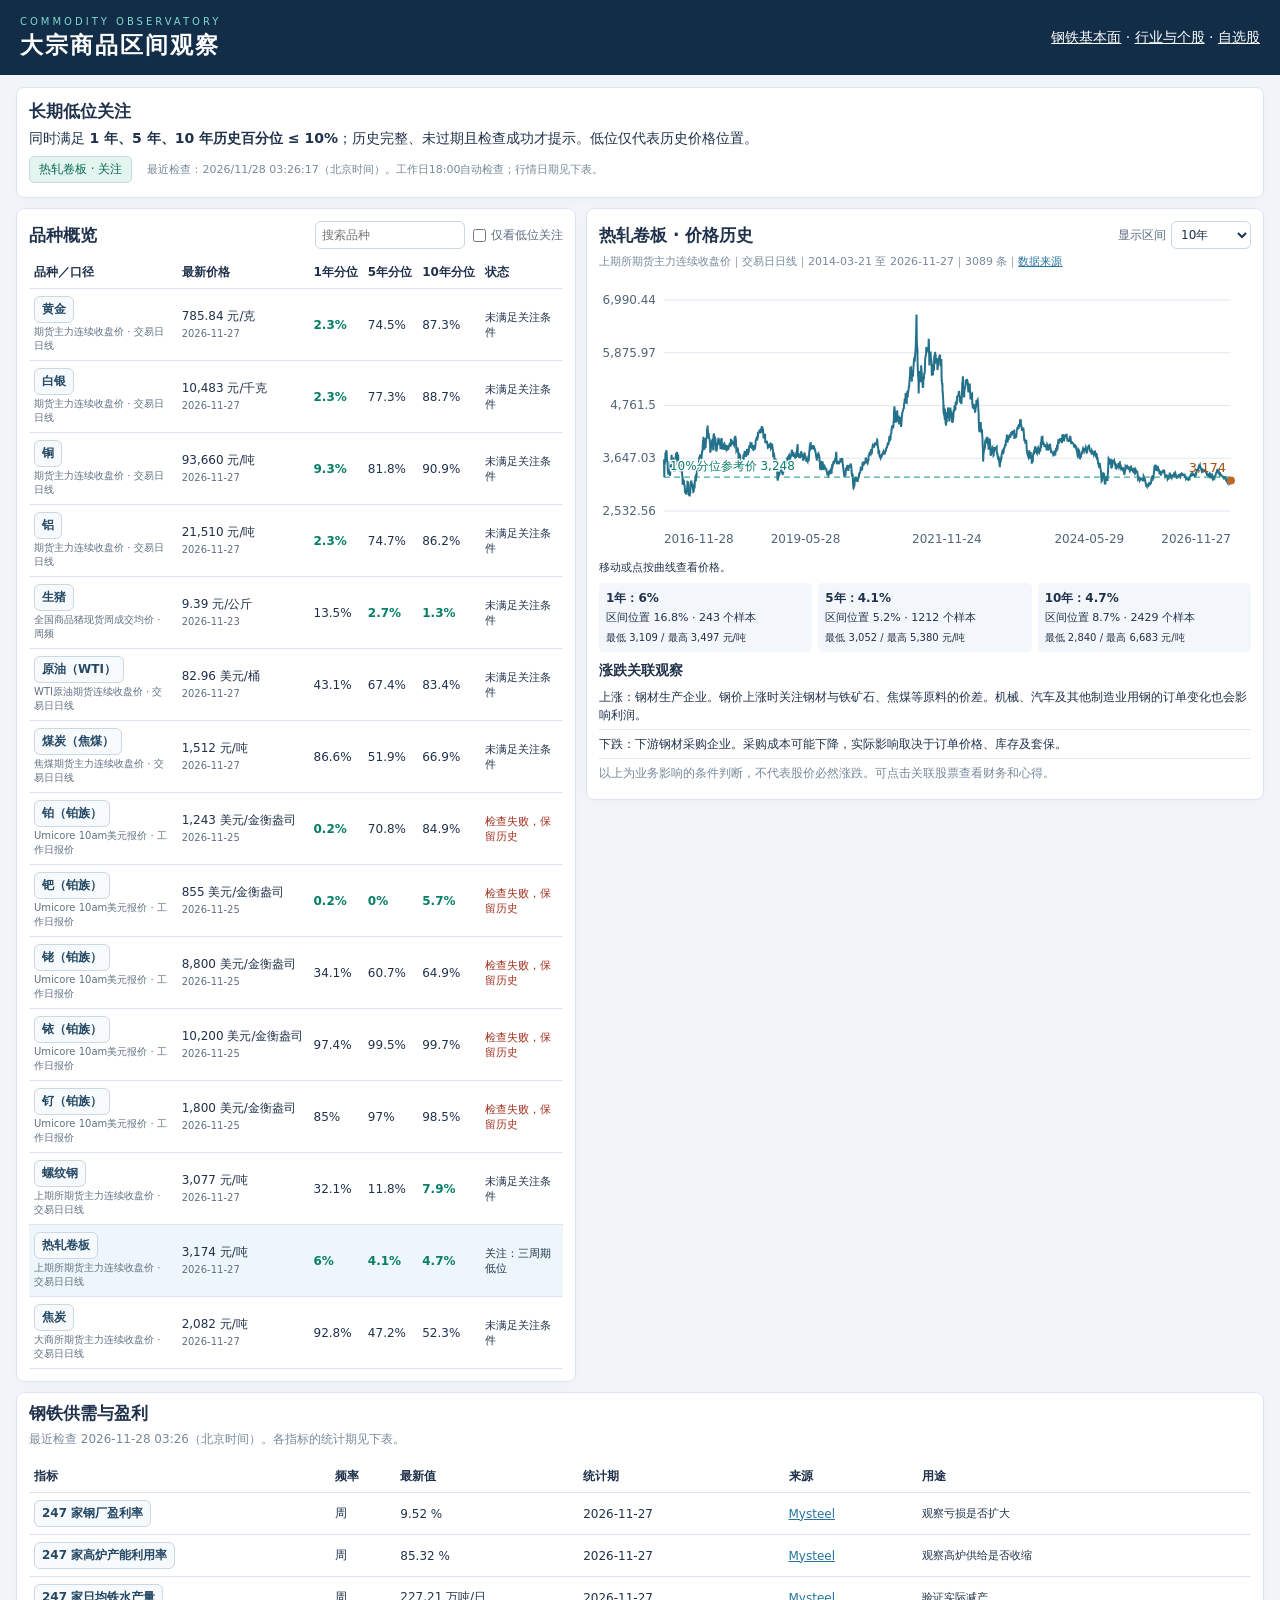
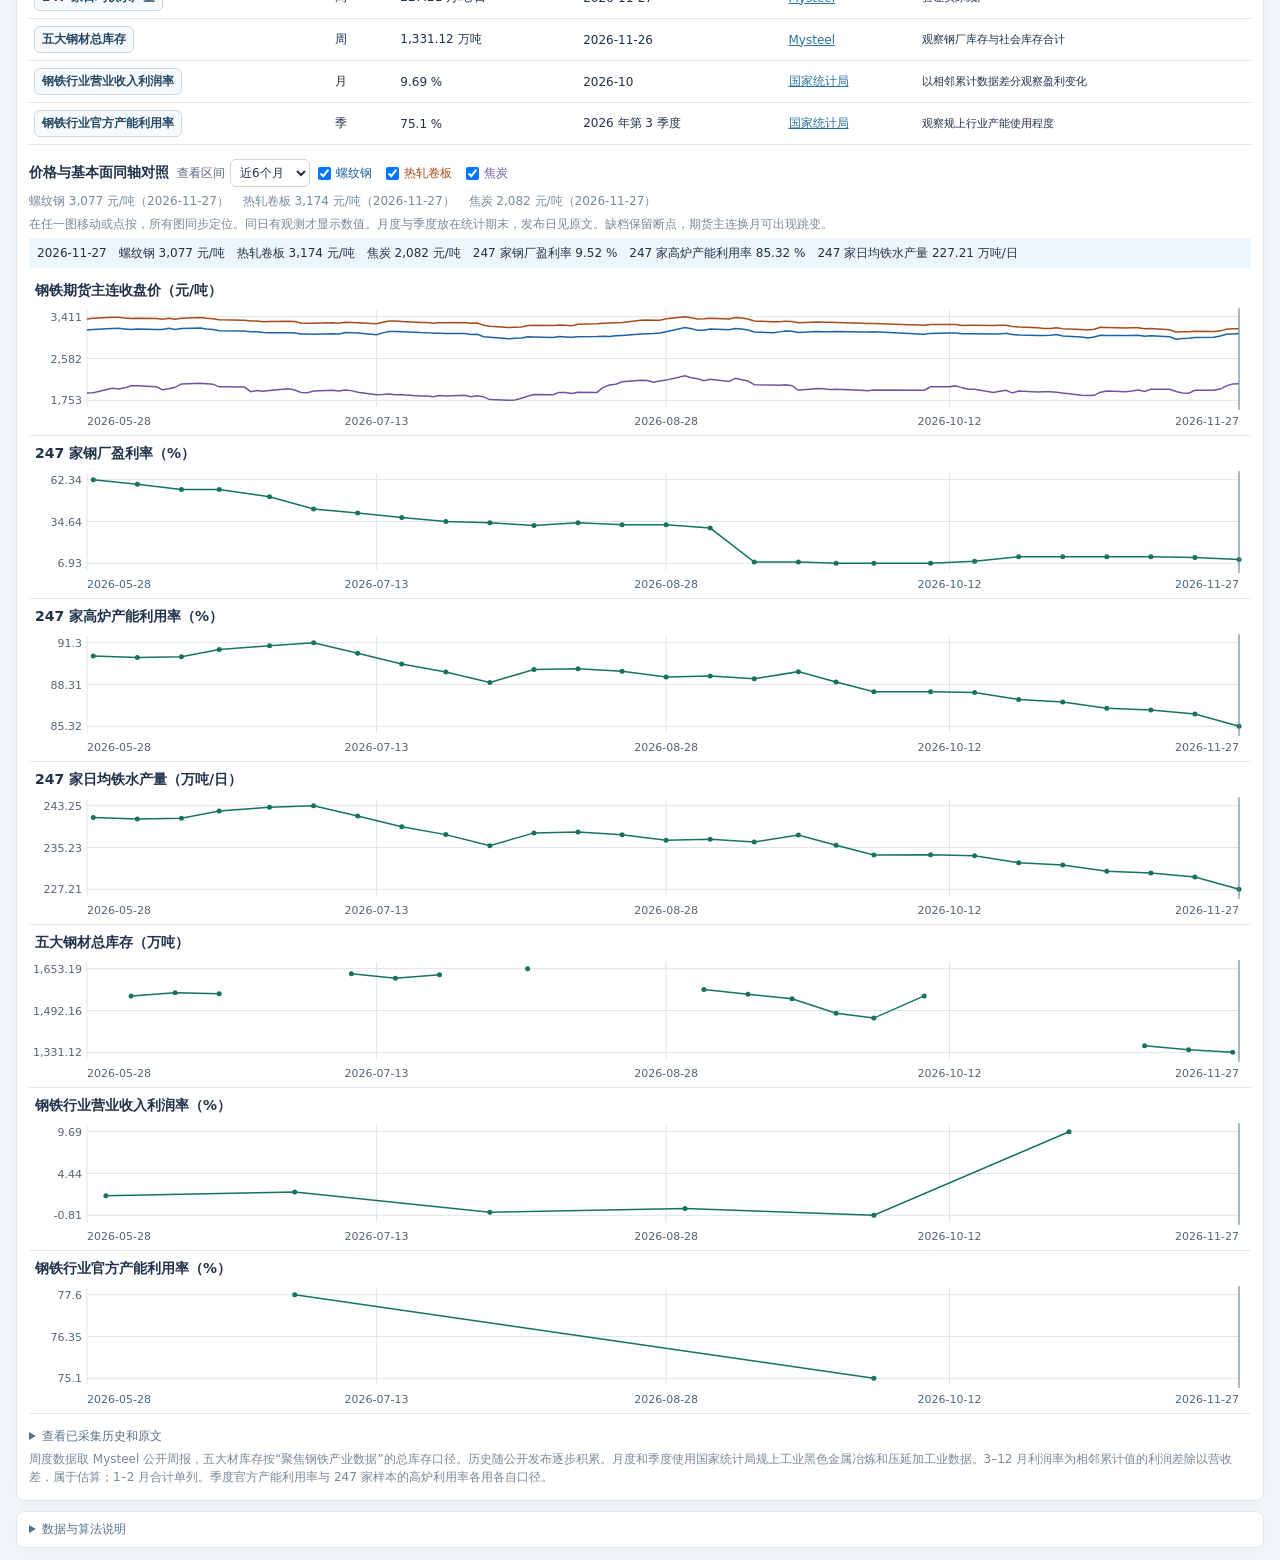
<file: commodities.html>
<!doctype html>
<html lang="zh-CN"><head><meta charset="utf-8"><meta name="viewport" content="width=device-width,initial-scale=1"><title>大宗商品 · 财务观察台</title><link rel="stylesheet" href="./style.css"><link rel="stylesheet" href="./commodities.css"></head>
<body><header><div><span class="eyebrow">COMMODITY OBSERVATORY</span><h1>大宗商品区间观察</h1></div><nav><a href="#steel-fundamentals">钢铁基本面</a> · <a href="./index.html">行业与个股</a> · <a href="./watchlist.html">自选股</a></nav></header>
<main><section class="card"><h2>长期低位关注</h2><p>同时满足 <strong>1 年、5 年、10 年历史百分位 ≤ 10%</strong>；历史完整、未过期且检查成功才提示。低位仅代表历史价格位置。</p><div id="alerts" role="status">正在加载…</div><p id="updated" class="muted"></p></section>
<section class="card commodity-list"><div class="commodity-toolbar"><h2>品种概览</h2><input id="searchCommodity" type="search" placeholder="搜索品种" aria-label="搜索品种"><label><input type="checkbox" id="onlyAttention">仅看低位关注</label></div><div class="commodity-table"><table><thead><tr><th>品种／口径</th><th>最新价格</th><th>1年分位</th><th>5年分位</th><th>10年分位</th><th>状态</th></tr></thead><tbody id="commodityRows"></tbody></table></div><p id="empty" hidden>没有符合条件的品种。</p></section>
<section class="card commodity-detail"><div class="commodity-toolbar"><h2 id="chartTitle">价格历史</h2><label>显示区间 <select id="chartWindow"><option value="1">1年</option><option value="5">5年</option><option value="10" selected>10年</option><option value="all">全部历史</option></select></label></div><p id="basis" class="muted"></p><div id="chart" aria-live="polite"></div><p id="chartReadout">移动到曲线上查看日期与价格；手机可点按。</p><div id="windowStats"></div><h3>涨跌关联观察</h3><div id="hints"></div><div id="related"></div><p class="muted">以上为业务影响的条件判断，不代表股价必然涨跌。可点击关联股票查看财务和心得。</p></section>
<section id="steel-fundamentals" class="card commodity-method">
<h2>钢铁供需与盈利</h2><p id="steel-status" class="muted" role="status">正在读取钢铁指标…</p>
<div class="commodity-table"><table><thead><tr><th>指标</th><th>频率</th><th>最新值</th><th>统计期</th><th>来源</th><th>用途</th></tr></thead><tbody id="steel-summary"></tbody></table></div>
<section class="steel-chart-block" aria-label="钢铁价格与指标对照">
<div class="commodity-toolbar"><h3>价格与基本面同轴对照</h3><label>查看区间 <select id="steel-chart-range"><option value="3">近3个月</option><option value="6" selected>近6个月</option><option value="12">近1年</option><option value="36">近3年</option><option value="0">全部历史</option></select></label><div id="steel-price-series"></div></div>
<p id="steel-price-snapshot" class="muted"></p>
<p class="muted">在任一图移动或点按，所有图同步定位。同日有观测才显示数值。月度与季度放在统计期末，发布日见原文。缺档保留断点，期货主连换月可出现跳变。</p>
<p id="steel-chart-notice" role="status"></p><p id="steel-chart-readout"></p><div id="steel-chart-panels"></div>
</section>
<details id="steel-history-panel"><summary>查看已采集历史和原文</summary>
<label>选择指标 <select id="steel-history-picker"></select></label>
<div class="commodity-table"><table><thead><tr><th>统计期</th><th>数值</th><th>来源</th></tr></thead><tbody id="steel-history"></tbody></table></div></details>
<p class="muted">周度数据取 Mysteel 公开周报，五大材库存按“聚焦钢铁产业数据”的总库存口径。历史随公开发布逐步积累。月度和季度使用国家统计局规上工业黑色金属冶炼和压延加工业数据。3–12 月利润率为相邻累计值的利润差除以营收差，属于估算；1–2 月合计单列。季度官方产能利用率与 247 家样本的高炉利用率各用各自口径。</p>
</section>
<section class="card commodity-method"><details><summary>数据与算法说明</summary><p>百分位 =（窗口内低于当前价的样本数 + 等于当前价的样本数 × 0.5）÷ 样本数。窗口按最新观测日期向前推 1、5、10 个自然年，使用原始观测，不填充节假日或周频空白。区间位置 =（当前价 − 最低价）÷（最高价 − 最低价），与历史百分位不同。</p><p>黄金、白银、铜、铝、焦煤为新浪国内期货主力连续收盘价，原油采用美元/桶计价的 WTI 连续日线（剔除当日未完成日线）。焦煤用于炼焦，不代表发电用动力煤。换月可能产生跳变，不是现货或投资回报曲线。生猪只保留历史更长的行情宝全国现货周成交均价，不拼接期货；每天检查，按源站周频更新。铂、钯、铑、铱、钌采用 Umicore 10am 原生美元报价（AMUS），单位美元/金衡盎司；1金衡盎司约31.1035克。整段历史使用同一原生美元口径，不与之前的欧元加工产品报价或其美元换算值拼接。供应商报价非交易所期货收盘价。锇暂未找到适合自动更新的可比历史序列，未纳入。不同口径与频率分别计算，不拼接样本。</p><p>历史不足、样本过少或大段缺失会显示“覆盖不足”，不参与三周期低位筛选。日线超过12个自然日、周线超过28个自然日未更新标为过期。正常节假日不生成虚构价格。公开数据可能修订，更新按日期合并并保留早期历史。</p></details></section></main><script src="./commodities.js"></script><script src="./steel-charts.js"></script><script src="./steel-indicators.js"></script></body></html>
</file>
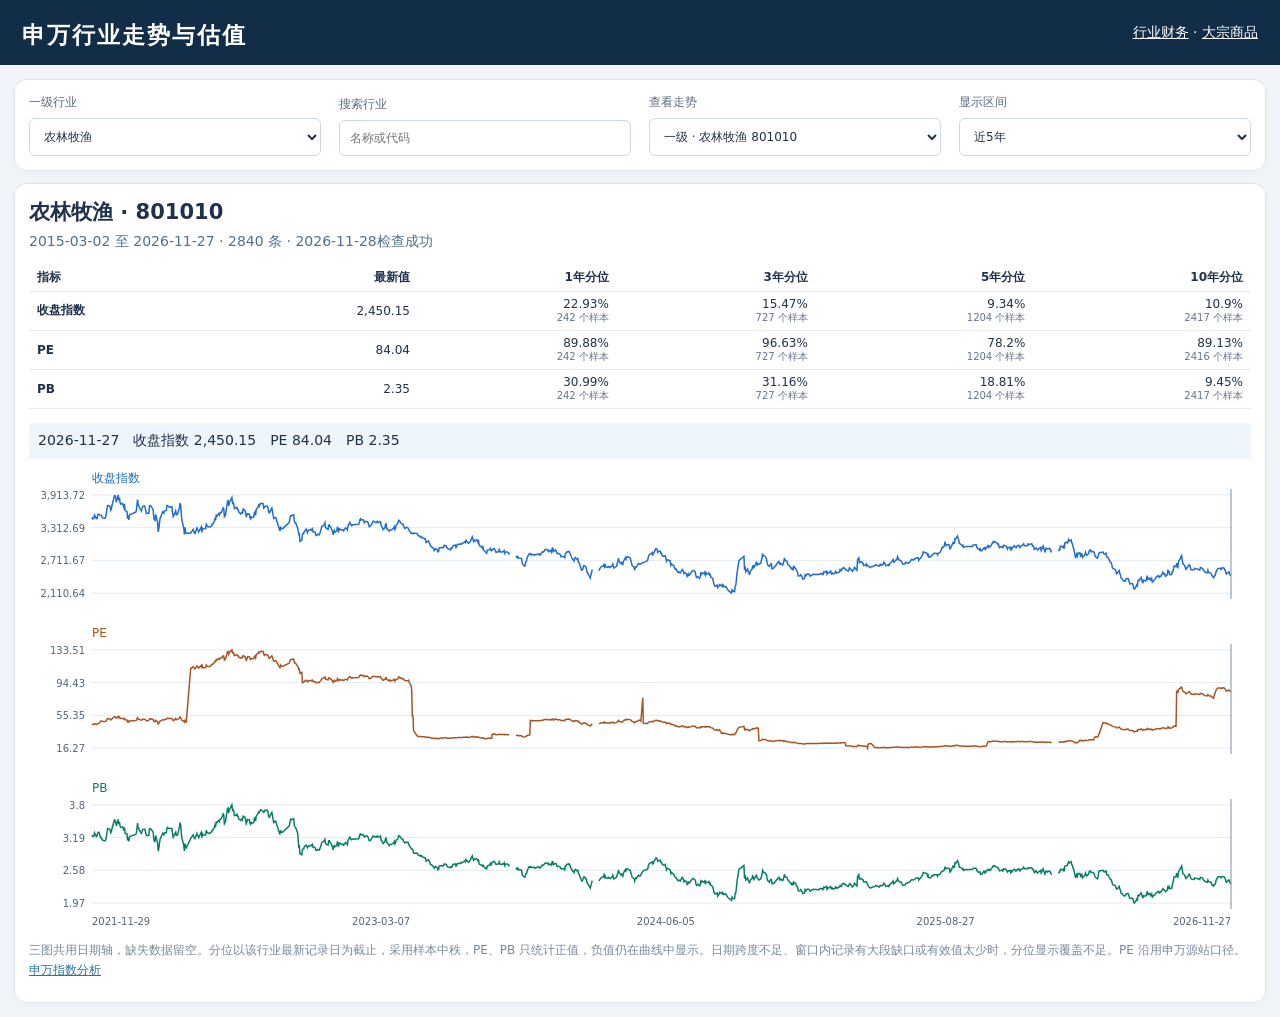
<file: shenwan.html>
<!doctype html>
<html lang="zh-CN"><head>
<meta charset="utf-8"><meta name="viewport" content="width=device-width,initial-scale=1">
<title>申万行业走势与估值</title><link rel="stylesheet" href="./style.css">
<link rel="stylesheet" href="./shenwan.css">
</head><body>
<header><h1>申万行业走势与估值</h1><nav><a href="./index.html">行业财务</a> · <a href="./commodities.html">大宗商品</a></nav></header>
<main><section class="card filters">
<label>一级行业<select id="parent"></select></label>
<label>搜索行业<input id="search" type="search" placeholder="名称或代码"></label>
<label>查看走势<select id="industry"></select></label>
<label>显示区间<select id="period"><option value="1">近1年</option><option value="3">近3年</option><option value="5" selected>近5年</option><option value="10">近10年</option><option value="0">全部历史</option></select></label>
</section>
<section class="card view">
<h2 id="title">行业走势</h2><p id="status" role="status">正在读取数据…</p>
<div id="summary"></div>
<p id="cursor" aria-live="off">移到或点按图表查看同日数据</p>
<div id="charts"></div>
<p class="muted">三图共用日期轴，缺失数据留空。分位以该行业最新记录日为截止，采用样本中秩，PE、PB 只统计正值，负值仍在曲线中显示。日期跨度不足、窗口内记录有大段缺口或有效值太少时，分位显示覆盖不足。PE 沿用申万源站口径。<a href="https://www.swsresearch.com/institute_sw/allIndex/analysisIndex">申万指数分析</a></p>
</section></main><script src="./shenwan.js"></script></body></html>
</file>
<file: style.css>
:root{font-family:"Microsoft YaHei",system-ui,sans-serif;color:#20324b;background:#f1f5f9;font-size:14px}*{box-sizing:border-box}body{margin:0}header{padding:26px 32px 20px;display:flex;justify-content:space-between;align-items:center;background:#122d47;color:white}h1{margin:6px 0 0;font-size:27px;letter-spacing:2px}.eyebrow{font-size:10px;letter-spacing:3px;color:#7ed9ce}#stamp{text-align:right;line-height:1.8;color:#c1d4e2;font-size:12px}main{padding:20px 28px;max-width:2000px;margin:auto}.card{background:white;border:1px solid #dce5ed;border-radius:12px;padding:20px;box-shadow:0 3px 12px #24375205}.filters{display:flex;gap:18px;flex-wrap:wrap;align-items:end}.filters label{flex:1;min-width:145px}label{font-size:12px;color:#596b80}select,input{display:block;width:100%;margin-top:7px;padding:10px;border:1px solid #cbd7e1;background:#fff;border-radius:6px;color:#20324b;font:inherit}button{border:1px solid #cbd7e1;border-radius:6px;padding:8px 12px;background:#f7fafc;color:#254965;cursor:pointer;font:inherit}button:hover{background:#e5f2f7;border-color:#80b6ce}button:disabled{opacity:.4;cursor:wait}#status{padding:12px 3px;color:#50708b;min-height:42px}.workspace{display:grid;grid-template-columns:minmax(0,1fr) 295px;gap:18px}.maincol{min-width:0;display:flex;flex-direction:column;gap:18px}aside{align-self:start;position:sticky;top:12px}h2{margin:0;font-size:21px}h3{margin:0 0 14px;font-size:16px}p{line-height:1.7;margin:8px 0}.muted,#subtitle{color:#77899b;font-size:12px}.charthead{display:flex;justify-content:space-between;gap:16px;align-items:start}.legend{display:flex;flex-wrap:wrap;gap:18px;font-size:12px;margin:12px 0;color:#627182}.orange{color:#d86a20}.blue{color:#216dcb}.years{display:flex;gap:10px;align-items:end}.years select{padding:5px;width:90px}.years button{font-size:12px;padding:6px 10px}#plot{position:relative;height:510px;margin-top:12px}canvas{width:100%;height:100%;display:block;cursor:crosshair}#tooltip{position:absolute;pointer-events:none;background:#152c44f2;color:white;padding:10px 13px;border-radius:6px;box-shadow:0 5px 20px #132f4b33;font-size:12px;line-height:1.8;max-width:300px;z-index:2}.selection{border-left:4px solid #de7934}#picks{display:flex;gap:8px;flex-wrap:wrap;margin-bottom:12px}.pick{border-color:#dcbfa9;background:#fffaf5;text-align:left;font-size:12px;line-height:1.7}summary{cursor:pointer;color:#53718a;font-size:12px}details p{color:#738192;font-size:12px}.actions{display:flex;gap:8px;margin:12px 0}.actions button{flex:1;font-size:12px}#roster{max-height:660px;overflow:auto}.stock{display:flex;align-items:center;border-bottom:1px solid #ecf0f4;padding:8px 0;gap:6px;border-left:3px solid transparent;padding-left:8px}.stock.active{background:#e9f5fb}.stock .name{flex:1;border:0;background:transparent;text-align:left;padding:0;font-size:13px}.stock small{display:block;color:#74869a;line-height:1.6}.stock .remove{border:0;background:transparent;font-size:18px;padding:4px;color:#8998a8}.search{position:relative}#results{max-height:280px;overflow:auto;background:white;box-shadow:0 8px 20px #28445a22}#results button{display:block;width:100%;border-radius:0;text-align:left;border:0;border-bottom:1px solid #edf1f5;font-size:12px}#annual{overflow:auto;max-height:230px}table{border-collapse:collapse;font-size:12px;width:100%;margin-top:16px}td,th{border-bottom:1px solid #e3eaf1;padding:7px 12px;text-align:right}a{color:#2874a1}#business{font-size:13px;line-height:1.9}#business p{margin:5px 0}#count{font-size:12px;color:#8294a5}@media(max-width:1050px){main{padding:16px}.workspace{grid-template-columns:minmax(0,1fr) 250px}.card{padding:14px}#plot{height:460px}}@media(max-width:760px){header{padding:20px}#stamp{display:none}.workspace{display:block}aside{position:static;margin-top:16px}.charthead{display:block}.charthead button{margin-top:8px}.filters{gap:10px}.filters label{min-width:130px}#plot{height:420px}}
:root .industry-nav{flex-basis:100%;display:flex;align-items:center;gap:14px;border-top:1px solid #edf1f5;padding-top:14px}.industry-nav span{min-width:125px;text-align:center}
:root .value-filters{display:flex;gap:10px;flex-wrap:wrap;align-items:end;margin-top:16px;padding-top:12px;border-top:1px solid #e6edf3}.value-filters label{flex:1;min-width:125px}.value-filters input{padding:7px;min-width:0}.stock input[type=checkbox]{width:18px;height:18px;flex:0 0 18px;margin:0 6px 0 0;padding:0;accent-color:#2875aa;cursor:pointer}.stock.filtered{background:#f6f8fa}.stock.filtered .name{color:#8995a3}.stock .filter-reason{color:#a5683e}.years{flex-wrap:wrap}

.mobile-tools,.mobile-close{display:none}
@media(max-width:760px){
 header{padding:14px 16px}h1{font-size:22px}main{padding:10px}.filters{padding:12px;gap:8px}.filters label{min-width:40%;font-size:12px}
 select,input,button{font-size:16px}select{padding:8px}button{min-height:42px}.industry-nav{position:sticky;top:0;background:white;z-index:8;gap:6px!important;justify-content:space-between}.industry-nav span{min-width:90px;font-size:11px}
 .mobile-tools{display:flex;gap:10px;margin:12px 0}.mobile-tools button{flex:1}.value-filters{display:none!important}.value-filters.expanded{display:flex!important}
 #stockPanel{display:none;position:fixed;inset:6px 6px 6px 6px;z-index:30;overflow:auto;margin:0;box-shadow:0 0 0 20px #102d4780}#stockPanel.open{display:block}.mobile-close{display:block;margin:0 0 16px auto}
 #roster{max-height:calc(100dvh - 265px)}.stock{padding-top:12px;padding-bottom:12px}.stock input[type=checkbox]{width:24px;height:24px;flex-basis:24px}
 .years{gap:6px}.years select{width:83px}.years button{min-height:35px}#plot{height:390px}.legend{gap:8px;font-size:11px}.charthead h2{font-size:18px}
}
@media(max-width:940px) and (orientation:landscape){#plot{height:68vh}}

[hidden]{display:none!important}.view-tabs,.company-nav{display:flex;gap:12px;align-items:center;flex-wrap:wrap;margin:14px 0}.view-tabs [aria-pressed=true]{background:#174b70;color:white}.company-nav{position:sticky;top:0;background:white;padding:12px 0;z-index:3;border-bottom:1px solid #e1e9f0}.company-grid{display:grid;grid-template-columns:repeat(2,minmax(0,1fr));gap:14px}.company-metric-card{border:1px solid #dfe8ef;border-radius:8px;padding:12px;min-width:0}.company-metric-card h4{margin:0 0 10px}.company-metric-card svg{width:100%;display:block}.company-metric-card .muted{font-size:11px;line-height:1.5}.company-metrics{display:flex;flex-wrap:wrap;gap:10px;padding:12px 0}.company-metrics label{display:flex;align-items:center;gap:5px;font-size:12px}.company-metrics input{width:16px;height:16px;margin:0}.company-table{overflow:auto;max-height:420px}.company-table th{white-space:nowrap}.company-table td{min-width:90px}#companyShares{margin-top:24px}@media(max-width:760px){.company-grid{grid-template-columns:1fr}.company-nav span{order:3;flex-basis:100%;font-size:12px}.company-nav button{flex:1}}

#companyShares td:first-child{white-space:nowrap}

.notes-panel{margin-bottom:18px}.notes-panel>details>summary{font-size:16px;font-weight:600;color:#16364e}.notes-toolbar{display:flex;align-items:end;gap:12px;flex-wrap:wrap;margin-top:14px}.notes-toolbar label{display:flex;flex-direction:column;gap:4px;font-size:12px}.notes-toolbar input{flex:1;min-width:160px}.note-write{padding:9px 12px;border-radius:6px;background:#174b70;color:white;text-decoration:none}.note-item{padding:12px 0;border-bottom:1px solid #e3eaf1}.note-body{white-space:pre-wrap;overflow-wrap:anywhere;font-size:14px;line-height:1.8;padding:12px 0}#notesList{max-height:380px;overflow:auto}.note-item a{font-size:12px}@media(max-width:760px){.notes-toolbar>*{max-width:100%}.notes-toolbar input{flex-basis:100%}.notes-panel .muted{font-size:12px}}

.watch-toolbar{display:flex;gap:12px;align-items:end;flex-wrap:wrap;margin:12px 0}.watch-toolbar label{display:flex;flex-direction:column;gap:4px;font-size:12px}.watch-toolbar input{min-width:160px;max-width:100%}.watch-table-wrap{overflow:auto}#watchTable{min-width:1350px}#watchTable td{vertical-align:top}#watchTable small{display:block;color:#718398;margin-top:5px}#watchTable th{white-space:nowrap}.watch-notes-cell{min-width:240px;max-width:420px;text-align:left}.watch-notes-cell details{margin-bottom:9px}.watch-notes-cell .note-body{max-height:300px;overflow:auto}.watch-toggle{display:inline-block;font-size:12px;white-space:nowrap;padding:5px}.stock .watch-toggle{font-size:20px}.stock .name{min-width:0}.watch-industry-row{display:flex;flex-wrap:wrap;gap:5px;align-items:center;padding:6px 0}.watch-industry-row button{font-size:12px}.watch-industry-row small{color:#74869a}.industry-watch{border-bottom:1px solid #dfe8ef;padding-bottom:12px;margin-bottom:18px}#industryWatchList{max-height:240px;overflow:auto}.view-tabs a{font-size:13px}@media(max-width:760px){.watch-toolbar input{width:100%}.watch-toolbar label{flex:1;min-width:120px}}

.watch-toolbar .watch-add-stock{flex:1;min-width:240px}
</file>
<file: commodities.css>
header{padding:12px 20px}header h1{font-size:23px;margin:2px 0}header nav a{color:white}main{max-width:1800px;margin:auto;padding:12px 16px;display:grid;grid-template-columns:minmax(510px,.95fr) minmax(0,1.15fr);gap:10px;align-items:start}.card{padding:12px;border-radius:8px;min-width:0}main>.card:first-child,.commodity-method{grid-column:1/-1}h2{font-size:17px}h3{font-size:14px;margin:10px 0 3px}p{line-height:1.5;margin:5px 0}.commodity-toolbar{display:flex;align-items:center;gap:8px;flex-wrap:wrap}.commodity-toolbar h2{margin-right:auto}.commodity-toolbar input[type=search]{width:150px;padding:6px;margin:0;font-size:12px}.commodity-toolbar label{display:flex;align-items:center;gap:5px;white-space:nowrap}.commodity-toolbar input[type=checkbox]{width:auto;margin:0}.commodity-toolbar select{width:auto;margin:0;padding:5px}.commodity-table{overflow-x:auto}.commodity-table table{width:100%;border-collapse:collapse;margin-top:8px;font-size:12px}.commodity-table th,.commodity-table td{padding:7px 5px;text-align:left;border-bottom:1px solid #dce4ed;white-space:nowrap}.commodity-table td:first-child{min-width:125px;max-width:180px}.commodity-table td:last-child{white-space:normal;min-width:65px;font-size:11px}.commodity-table small{display:block;color:#607083;margin-top:2px;font-size:10px;white-space:normal;line-height:1.4}.commodity-table button{font-weight:700;padding:4px 7px;font-size:12px}.commodity-table tr.selected{background:#edf6fa}.low-rank{color:#087e68;font-weight:700}.attention-chip{display:inline-block;padding:4px 9px;margin:2px 5px 2px 0;border-radius:5px;background:#e3f5ef;color:#086951;font-size:12px}#alerts{display:inline-block}#updated{display:inline-block;margin-left:10px;font-size:11px}.commodity-detail svg{width:100%;height:auto;display:block;touch-action:pan-y}.commodity-detail #chart{min-height:220px}.commodity-detail #windowStats{display:flex;gap:6px;flex-wrap:wrap}.window-stat{background:#f3f6fa;padding:7px;border-radius:5px;flex:1;min-width:145px;font-size:12px}.window-stat p{font-size:11px;margin:3px 0}.window-stat small{font-size:10px}.hint-row{padding:5px 0;border-bottom:1px solid #e5eaf0;font-size:12px;line-height:1.5}.commodity-error{color:#a33120}#related{font-size:12px}#related a{margin-right:6px}#chartReadout{font-variant-numeric:tabular-nums;min-height:18px;font-size:11px}#basis{font-size:11px}.commodity-method{padding:9px 12px}@media(max-width:1150px){main{display:block;max-width:1000px}.commodity-list,.commodity-detail,.commodity-method{margin-top:10px}.commodity-table td:first-child{max-width:none}}@media(max-width:600px){header{padding:10px 12px;align-items:flex-start;gap:5px;flex-direction:column}header h1{font-size:20px}main{padding:8px}.card{padding:10px}.commodity-toolbar{gap:6px}.commodity-toolbar input[type=search]{width:130px}.commodity-toolbar h2{font-size:16px}.commodity-table td,.commodity-table th{padding:6px 4px}.commodity-table td:first-child{min-width:110px}.commodity-detail #chart{min-height:220px}.window-stat{min-width:90px;padding:6px}.window-stat p{line-height:1.4}#updated{display:block;margin:4px 0}.commodity-detail .muted{font-size:11px}}

.steel-chart-block{margin:14px 0}.steel-chart-block h3{margin:4px 0}.steel-chart-block canvas{display:block;width:100%;height:126px;touch-action:pan-y}.steel-chart-block #steel-chart-panels section{padding:5px 0;border-bottom:1px solid #e5eaf0}.steel-chart-block #steel-chart-panels h3{padding-left:6px}.steel-chart-block #steel-chart-readout{position:sticky;top:0;z-index:2;background:#eef5fb;padding:6px 8px;min-height:30px;font-size:12px;font-variant-numeric:tabular-nums}.steel-chart-block #steel-price-series,.steel-chart-block #steel-price-snapshot{display:flex;gap:8px 14px;flex-wrap:wrap}.steel-chart-block #steel-chart-notice:empty{display:none}
</file>
<file: shenwan.css>
header a{color:white}header{padding:14px 22px}header h1{font-size:23px}main{max-width:1380px;padding:14px}.card{padding:14px}.view{margin-top:12px}#status{min-height:0;padding:0;margin:4px 0}#summary{overflow:auto}#summary table{margin:6px 0;white-space:nowrap}#summary th:first-child{text-align:left}#summary td small{display:block;color:#64748b}#charts svg{display:block;width:100%;touch-action:pan-y}#cursor{font-variant-numeric:tabular-nums;background:#eef5fb;padding:6px 9px;min-height:32px}#summary td,#summary th{padding:5px 8px}
</file>
